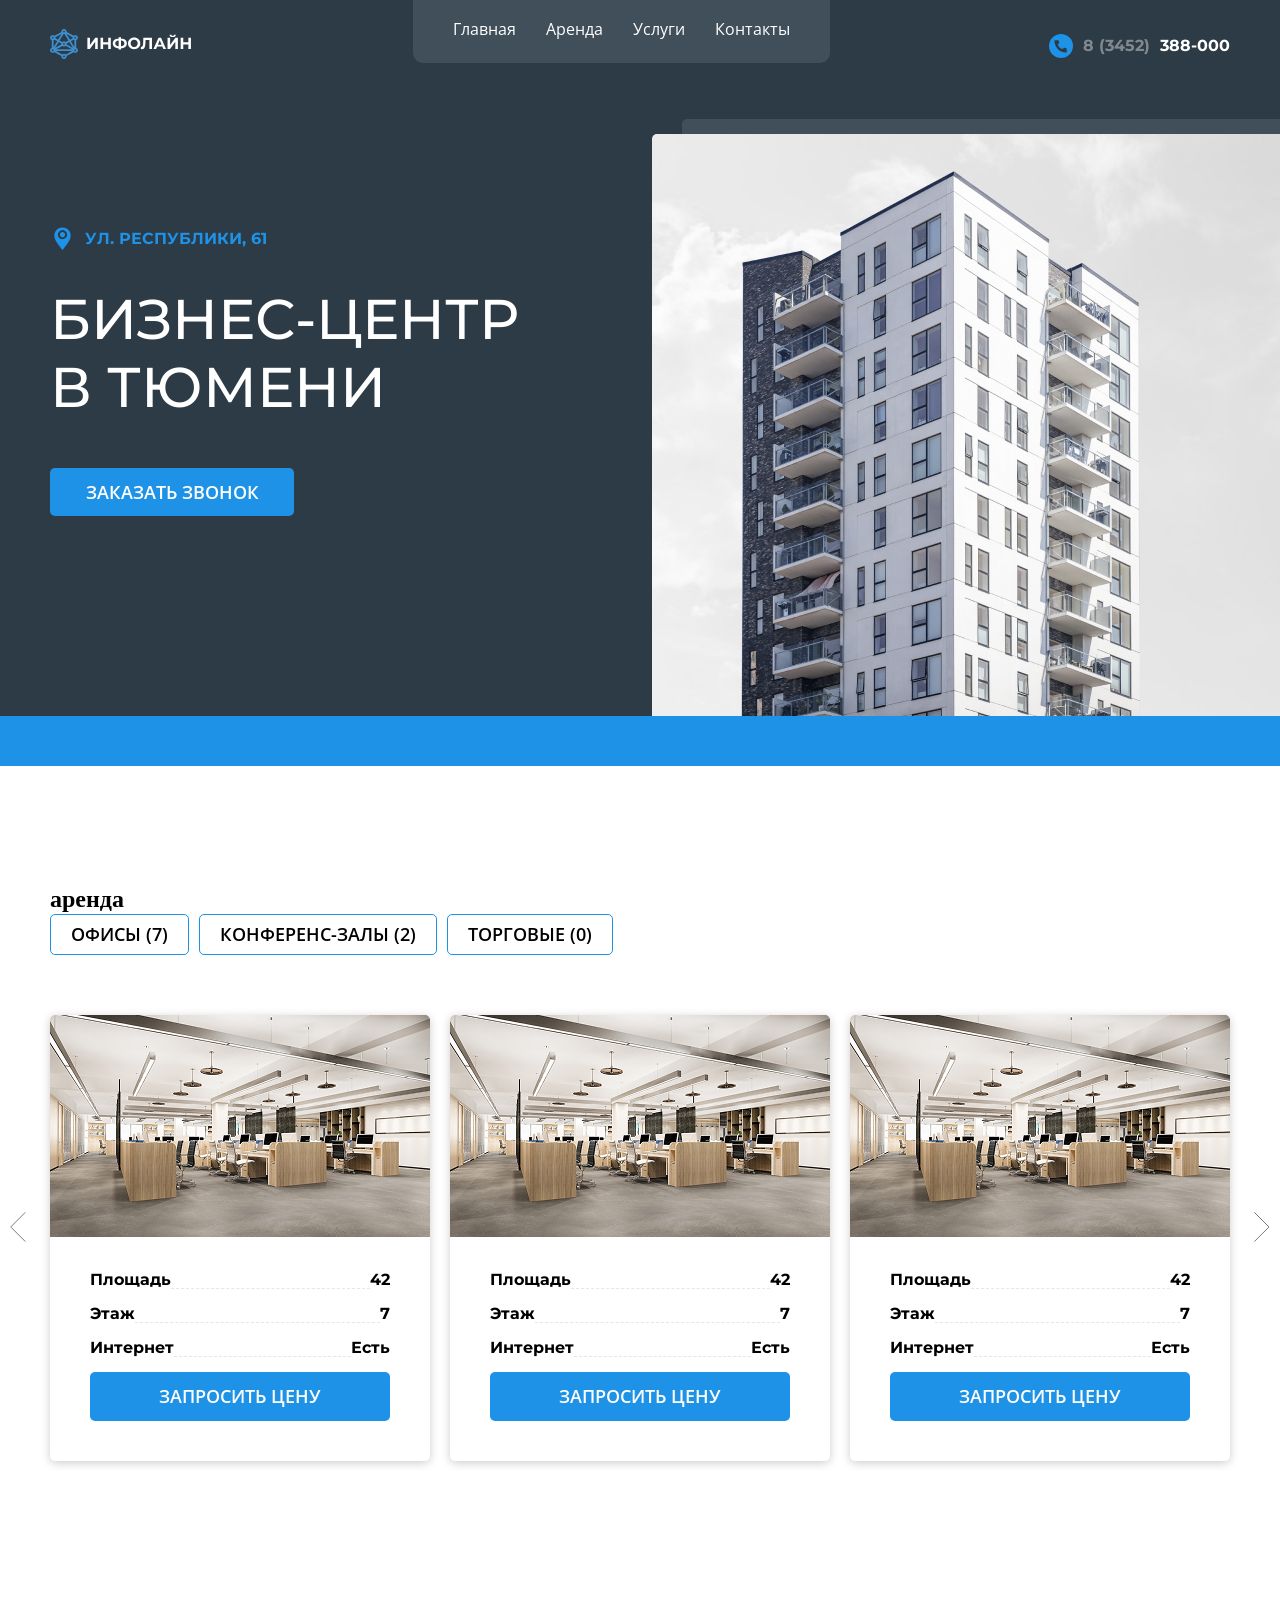
<file: index.html>
<!DOCTYPE html>
<html lang="ru">

<head>
    <meta charset="UTF-8">
    <meta name="viewport" content="width=device-width, initial-scale=1.0">
    <title>Инфолайн</title>
    <link rel="stylesheet" href="fonts/fonts.css">
    <link rel="stylesheet" href="css/normalize.css">
    <link rel="stylesheet" href="css/main.css">
</head>

<body>
    <div class="wrapper">
        <!-- Шапка страницы -->
        <header class="header">
            <!-- Создали блок menu так как на мобильнике весь этот блок бюдет полноэкранным меню -->
            <div class="menu
            ">
                <div class="container menu__container">
                    <!-- Логотип всегда делаем ссылкой -->
                    <a href="#" class="logo">
                        <!-- Логотип добавляем изображением, так как если не подключаться фирменные шрифты то теряется смысл логотипа -->
                        <img src="images/icons/logo-infoline.svg" alt="">
                    </a>
                    <nav class="nav header__nav">
                        <ul class="nav__list">
                            <li class="nav__item">
                                <a href="" class="nav__link">Главная</a>
                            </li>
                            <li class="nav__item">
                                <a href="" class="nav__link">Аренда</a>
                            </li>
                            <li class="nav__item">
                                <a href="" class="nav__link">Услуги</a>
                            </li>
                            <li class="nav__item">
                                <a href="" class="nav__link">Контакты</a>
                            </li>
                        </ul>
                    </nav>
                    <a href="tel:+73452388000" class="phone"><span>8 (3452)</span>388-000</a>
                    <button class="burger">
                        <img src="./images/icons/burger.svg" alt="" class="burger__icon burger__icon--open">
                        <img src="./images/icons/close-x.svg" alt="" class="burger__icon burger__icon--close">
                    </button>
                </div>
            </div>
        </header>
        <!-- Hero -->
        <section class="hero">
            <div class="container hero__container">
                <div class="hero__content">
                    <div class="address">ул. республики, 61</div>
                    <h1 class="title">
                        <span>Бизнес-центр</span>
                        <span>в тюмени</span>
                    </h1>
                    <div class="hero__btns">
                        <button class="btn btn--blue btn--large">Заказать звонок</button>
                        <a href="#" class="btn btn--outline">Аренда площади</a>
                    </div>
                </div>
                <div class="hero__img-wrap">
                    <img src="./images/bg/building.png" alt="Многоэтажное здание" class="hero__img" width="420"
                        height="550">
                </div>
            </div>
        </section>
        <!-- /Hero -->
        <!-- Rent -->
        <section class="rent">
            <div class="container">
                <h2 class="section-title">аренда</h2>
                <div class="filter-btns">
                    <button class="btn btn--outline active" data-type="office">Офисы (7)</button>
                    <button class="btn btn--outline" data-type="conference">конференс-залы (2)</button>
                    <button class="btn btn--outline" data-type="retail">Торговые (0)</button>
                </div>
            </div>
            <div class="rent__carusel">
                <div class="container rent__carusel-container">
                    <!-- стрелка влево -->
                    <button class="rent__carusel-control rent__carusel-control--prev">

                        <svg width="16" height="30" viewBox="0 0 16 30" fill="none" xmlns="http://www.w3.org/2000/svg">
                            <path d="M15.3137 0.353576L0.707092 14.9601L15.3137 29.5667" stroke="#7A7A7A" />
                        </svg>
                    </button>
                    <div class="rent__carusel-inner">
                        <div class="card">
                            <div class="card__img">
                                <img src="./images/content/card-img1.jpg" srcset="./images/content/card-img1@2x.jpg 2x"
                                    alt="кабинет" width="380" height="222">
                            </div>
                            <div class="card__content">
                                <div class="card__details">
                                    <div class="card__detail">
                                        <span class="card__lable">Площадь</span>
                                        <span class="card__value">42</span>
                                    </div>
                                    <div class="card__detail">
                                        <span class="card__lable">Этаж</span>
                                        <span class="card__value">7</span>
                                    </div>
                                    <div class="card__detail">
                                        <span class="card__lable">Интернет</span>
                                        <span class="card__value card__value--status--true">Есть</span>
                                    </div>
                                </div>
                                <button class="btn btn--blue btn--large">запросить цену</button>
                            </div>
                        </div>
                        <div class="card">
                            <div class="card__img">
                                <img src="./images/content/card-img1.jpg" srcset="./images/content/card-img1@2x.jpg 2x"
                                    alt="кабинет" width="380" height="222">
                            </div>
                            <div class="card__content">
                                <div class="card__details">
                                    <div class="card__detail">
                                        <span class="card__lable">Площадь</span>
                                        <span class="card__value">42</span>
                                    </div>
                                    <div class="card__detail">
                                        <span class="card__lable">Этаж</span>
                                        <span class="card__value">7</span>
                                    </div>
                                    <div class="card__detail">
                                        <span class="card__lable">Интернет</span>
                                        <span class="card__value card__value--status--true">Есть</span>
                                    </div>
                                </div>
                                <button class="btn btn--blue btn--large">запросить цену</button>
                            </div>
                        </div>
                        <div class="card">
                            <div class="card__img">
                                <img src="./images/content/card-img1.jpg" srcset="./images/content/card-img1@2x.jpg 2x"
                                    alt="кабинет" width="380" height="222">
                            </div>
                            <div class="card__content">
                                <div class="card__details">
                                    <div class="card__detail">
                                        <span class="card__lable">Площадь</span>
                                        <span class="card__value">42</span>
                                    </div>
                                    <div class="card__detail">
                                        <span class="card__lable">Этаж</span>
                                        <span class="card__value">7</span>
                                    </div>
                                    <div class="card__detail">
                                        <span class="card__lable">Интернет</span>
                                        <span class="card__value card__value--status--true">Есть</span>
                                    </div>
                                </div>
                                <button class="btn btn--blue btn--large">запросить цену</button>
                            </div>
                        </div>
                    </div>
                    <button class="rent__carusel-control rent__carusel-control--next">
                        <svg width="16" height="30" viewBox="0 0 16 30" fill="none" xmlns="http://www.w3.org/2000/svg">
                            <path d="M0.353544 29.5667L14.9601 14.9601L0.353546 0.353574" stroke="#7A7A7A" />
                        </svg>
                    </button>
                    <div class="carusel__indicators">
                        <div class="carusel__indicator"></div>
                        <div class="carusel__indicator"></div>
                        <div class="carusel__indicator"></div>
                        <div class="carusel__indicator"></div>
                        <div class="carusel__indicator"></div>
                        <div class="carusel__indicator"></div>
                    </div>
                </div>
            </div>
        </section>
        <!-- /Rent -->
    </div>
</body>

</html>
</file>
<file: fonts/fonts.css>
@font-face {
    font-family: 'Roboto';
    src: local('Roboto-Regular'),
        local('Roboto Regular'),
        url('Roboto-Regular.woff2') format('woff2'),
        url('Roboto-Regular.woff') format('woff');
    font-weight: normal;
    font-style: normal;
    font-display: swap;
}

@font-face {
    font-family: 'Montserrat';
    src:
        local('Montserrat-Medium'),
        local('Montserrat Medium'),
        url('Montserrat-Medium.woff2') format('woff2'),
        url('Montserrat-Medium.woff') format('woff');
    font-weight: 500;
    font-style: normal;
    font-display: swap;
}

@font-face {
    font-family: 'Montserrat';
    src:
        local('Montserrat-SemiBold'),
        local('Montserrat SemiBold'),
        url('Montserrat-SemiBold.woff2') format('woff2'),
        url('Montserrat-SemiBold.woff') format('woff');
    font-weight: 600;
    font-style: normal;
    font-display: swap;
}

@font-face {
    font-family: 'Montserrat';
    src:
        local('Montserrat-Bold'),
        local('Montserrat Bold'),
        url('Montserrat-Bold.woff2') format('woff2'),
        url('Montserrat-Bold.woff') format('woff');
    font-weight: bold;
    font-style: normal;
    font-display: swap;
}

@font-face {
    font-family: 'Open Sans';
    src:
        local(OpenSans-Regular),
        local(OpenSans Regular),
        url('OpenSans-Regular.woff2') format('woff2'),
        url('OpenSans-Regular.woff') format('woff');
    font-weight: 400;
    font-style: normal;
    font-display: swap;
}

@font-face {
    font-family: 'Open Sans';
    src:
        local(OpenSans-Regular),
        local(OpenSans Regular),
        url('OpenSans-SemiBold.woff2') format('woff2'),
        url('OpenSans-SemiBold.woff') format('woff');
    font-weight: 600;
    font-style: normal;
    font-display: swap;
}
</file>
<file: css/main.css>
@import url(./base.css);
@import url(./common.css);
@import url(./layout/header.css);
@import url(./sections/hero.css);
@import url(./rent.css);
@import url(./media.css);
</file>
